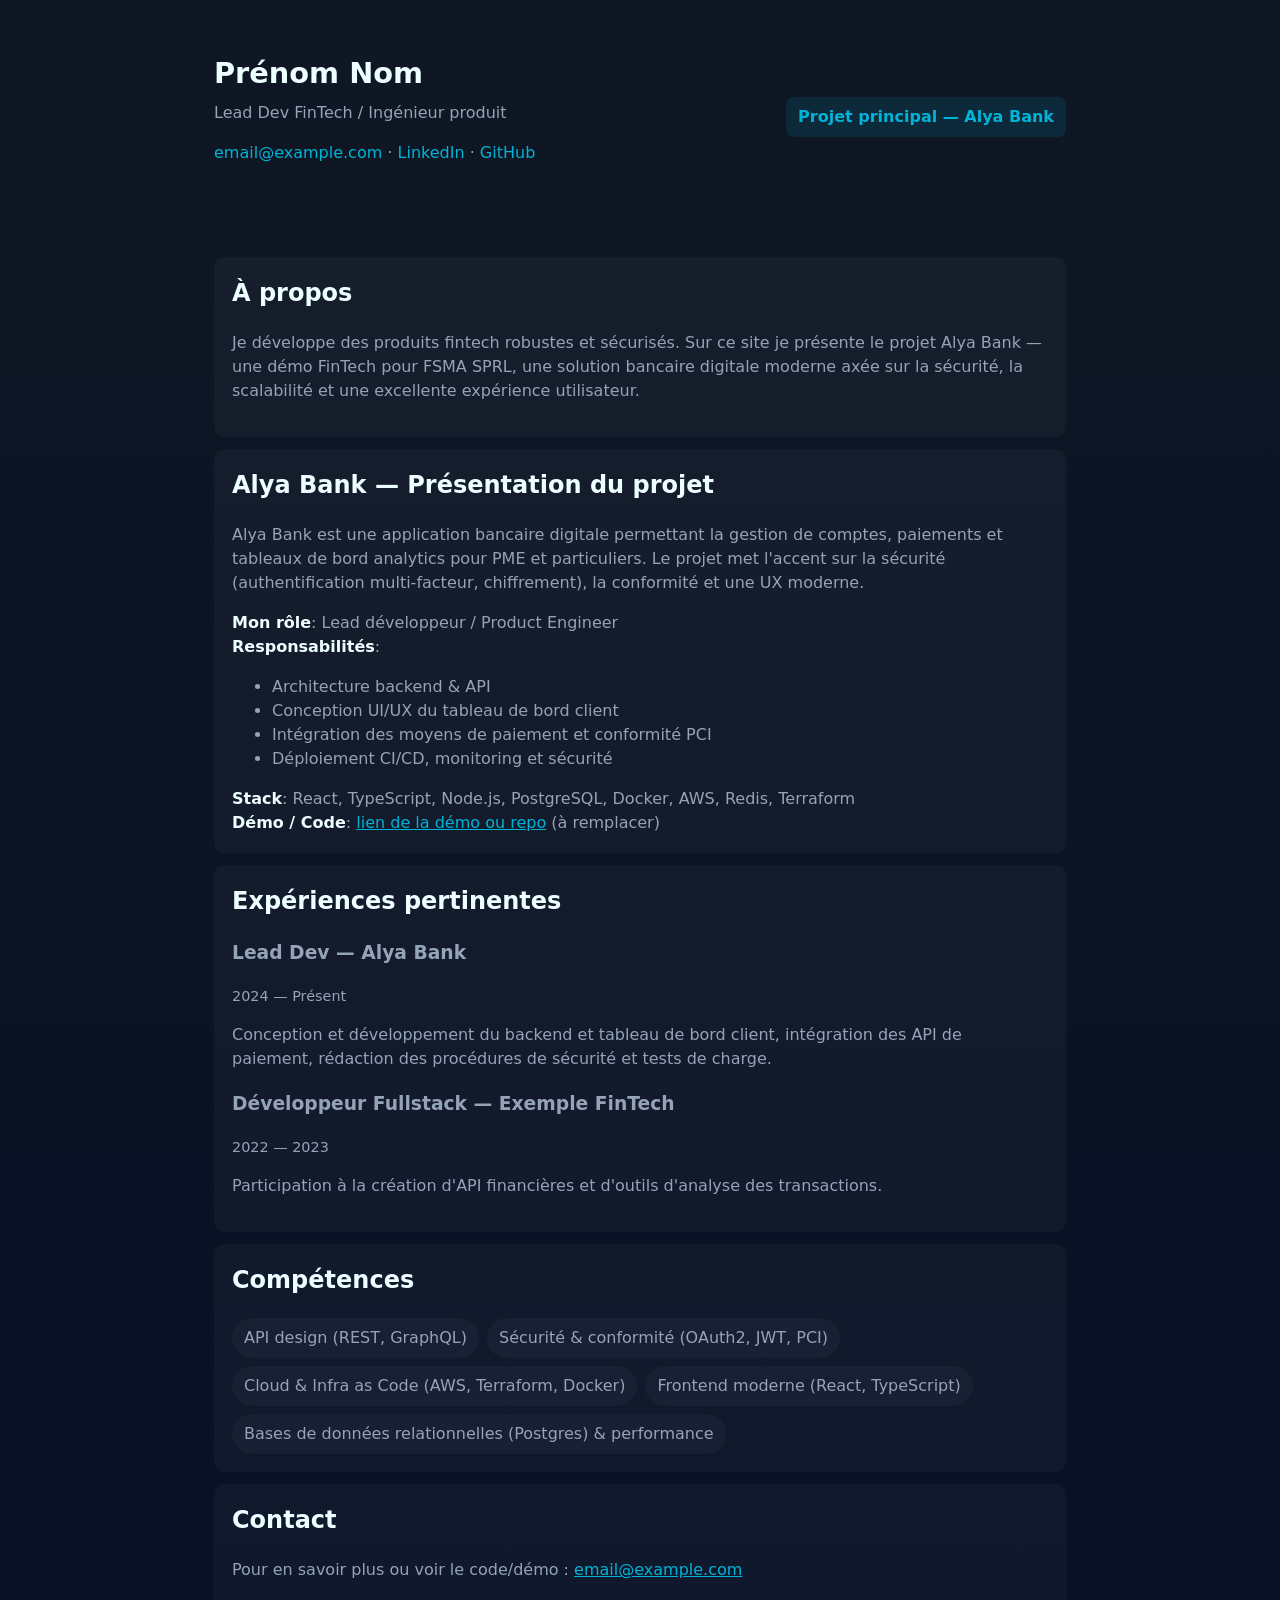
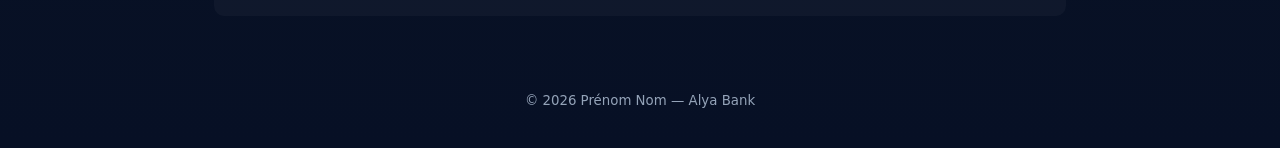
<file: index.html>
<!doctype html>
<html lang="fr">
<head>
  <meta charset="utf-8" />
  <meta name="viewport" content="width=device-width,initial-scale=1" />
  <title>Prénom Nom — Alya Bank (CV / Projet FinTech)</title>
  <link rel="stylesheet" href="style.css">
</head>
<body>
  <header class="hero">
    <div class="container">
      <div class="left">
        <h1 id="name">Prénom Nom</h1>
        <p class="role">Lead Dev FinTech / Ingénieur produit</p>
        <p class="contact">
          <a href="mailto:email@example.com">email@example.com</a> · <a href="https://linkedin.com" target="_blank" rel="noreferrer">LinkedIn</a> · <a href="https://github.com/cheddadmeryem" target="_blank" rel="noreferrer">GitHub</a>
        </p>
      </div>
      <div class="right">
        <div class="project-badge">Projet principal — Alya Bank</div>
      </div>
    </div>
  </header>

  <main class="container">
    <section id="about">
      <h2>À propos</h2>
      <p>Je développe des produits fintech robustes et sécurisés. Sur ce site je présente le projet Alya Bank — une démo FinTech pour FSMA SPRL, une solution bancaire digitale moderne axée sur la sécurité, la scalabilité et une excellente expérience utilisateur.</p>
    </section>

    <section id="project">
      <h2>Alya Bank — Présentation du projet</h2>
      <p>Alya Bank est une application bancaire digitale permettant la gestion de comptes, paiements et tableaux de bord analytics pour PME et particuliers. Le projet met l'accent sur la sécurité (authentification multi-facteur, chiffrement), la conformité et une UX moderne.</p>

      <div class="project-details">
        <div><strong>Mon rôle</strong>: Lead développeur / Product Engineer</div>
        <div><strong>Responsabilités</strong>:
          <ul>
            <li>Architecture backend & API</li>
            <li>Conception UI/UX du tableau de bord client</li>
            <li>Intégration des moyens de paiement et conformité PCI</li>
            <li>Déploiement CI/CD, monitoring et sécurité</li>
          </ul>
        </div>
        <div><strong>Stack</strong>: React, TypeScript, Node.js, PostgreSQL, Docker, AWS, Redis, Terraform</div>
        <div><strong>Démo / Code</strong>: <a href="#" id="demo-link">lien de la démo ou repo</a> (à remplacer)</div>
      </div>
    </section>

    <section id="experience">
      <h2>Expériences pertinentes</h2>
      <article>
        <h3>Lead Dev — Alya Bank</h3>
        <p class="meta">2024 — Présent</p>
        <p>Conception et développement du backend et tableau de bord client, intégration des API de paiement, rédaction des procédures de sécurité et tests de charge.</p>
      </article>
      <article>
        <h3>Développeur Fullstack — Exemple FinTech</h3>
        <p class="meta">2022 — 2023</p>
        <p>Participation à la création d'API financières et d'outils d'analyse des transactions.</p>
      </article>
    </section>

    <section id="skills">
      <h2>Compétences</h2>
      <ul class="skills-list">
        <li>API design (REST, GraphQL)</li>
        <li>Sécurité & conformité (OAuth2, JWT, PCI)</li>
        <li>Cloud & Infra as Code (AWS, Terraform, Docker)</li>
        <li>Frontend moderne (React, TypeScript)</li>
        <li>Bases de données relationnelles (Postgres) & performance</li>
      </ul>
    </section>

    <section id="contact">
      <h2>Contact</h2>
      <p>Pour en savoir plus ou voir le code/démo : <a href="mailto:email@example.com">email@example.com</a></p>
    </section>
  </main>

  <footer class="site-footer">
    <div class="container">
      <small>© <span id="year"></span> Prénom Nom — Alya Bank</small>
    </div>
  </footer>

  <script>
    document.getElementById('year').textContent = new Date().getFullYear();
    const demoLink = document.getElementById('demo-link');
    if (demoLink && demoLink.href === '#') demoLink.style.opacity = 0.7;
  </script>
</body>
</html>
</file>
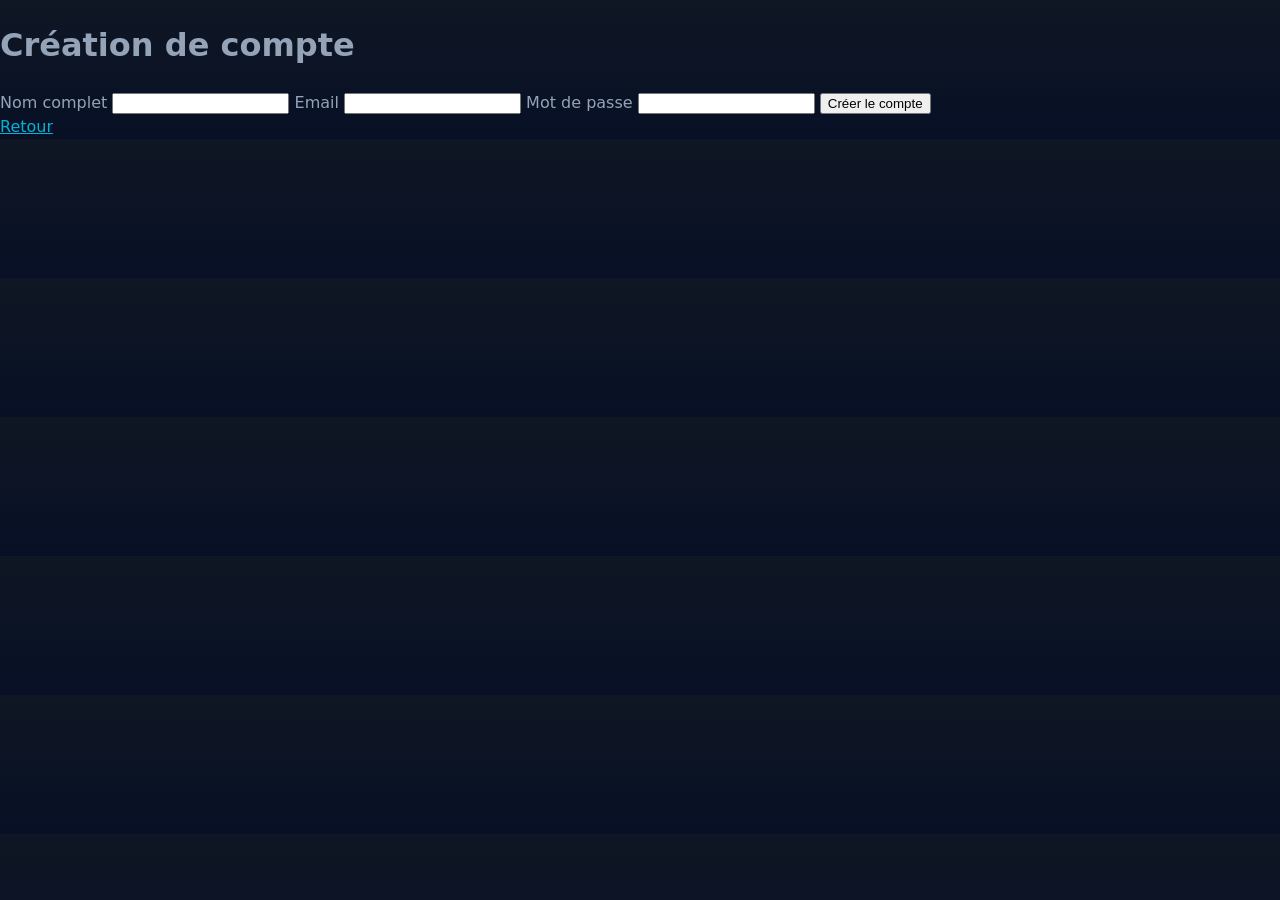
<file: create-account.html>
﻿<!DOCTYPE html>
<html lang="fr">
<head>
    <meta charset="UTF-8">
    <title>Créer un compte – Bank of Alya</title>
    <link rel="stylesheet" href="style.css">
</head>
<body>
    <h1>Création de compte</h1>
    <form class="card">
        <label>Nom complet</label>
        <input type="text">
        <label>Email</label>
        <input type="email">
        <label>Mot de passe</label>
        <input type="password">
        <button type="submit">Créer le compte</button>
    </form>
    <a href="index.html">Retour</a>
</body>
</html>
</file>
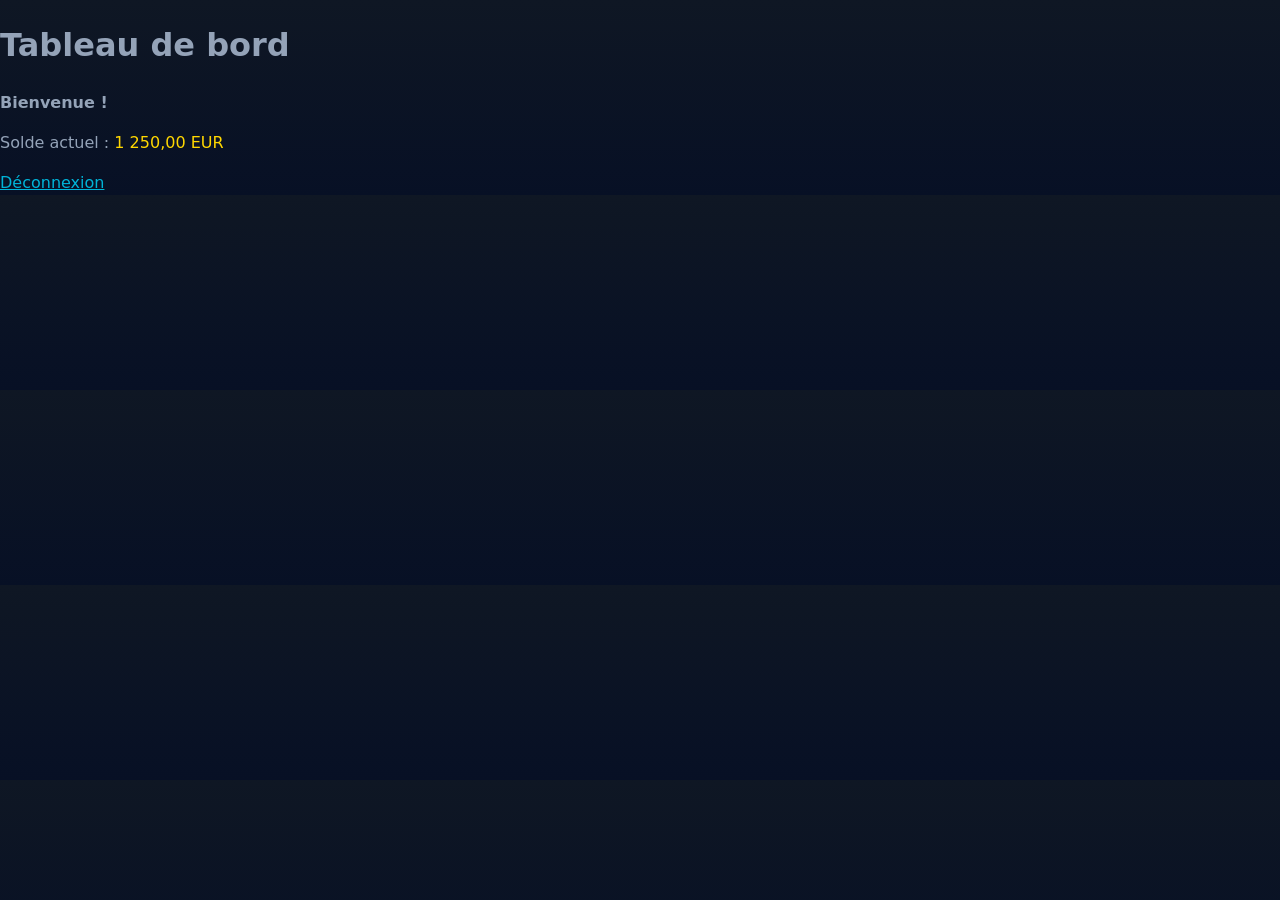
<file: dashboard.html>
﻿<!DOCTYPE html>
<html lang="fr">
<head>
    <meta charset="UTF-8">
    <title>Tableau de bord – Bank of Alya</title>
    <link rel="stylesheet" href="style.css">
</head>
<body>
    <h1>Tableau de bord</h1>
    <div class="card">
        <p><strong>Bienvenue !</strong></p>
        <p>Solde actuel : <span style="color: gold;">1 250,00 EUR</span></p>
    </div>
    <a href="index.html">Déconnexion</a>
</body>
</html>
</file>
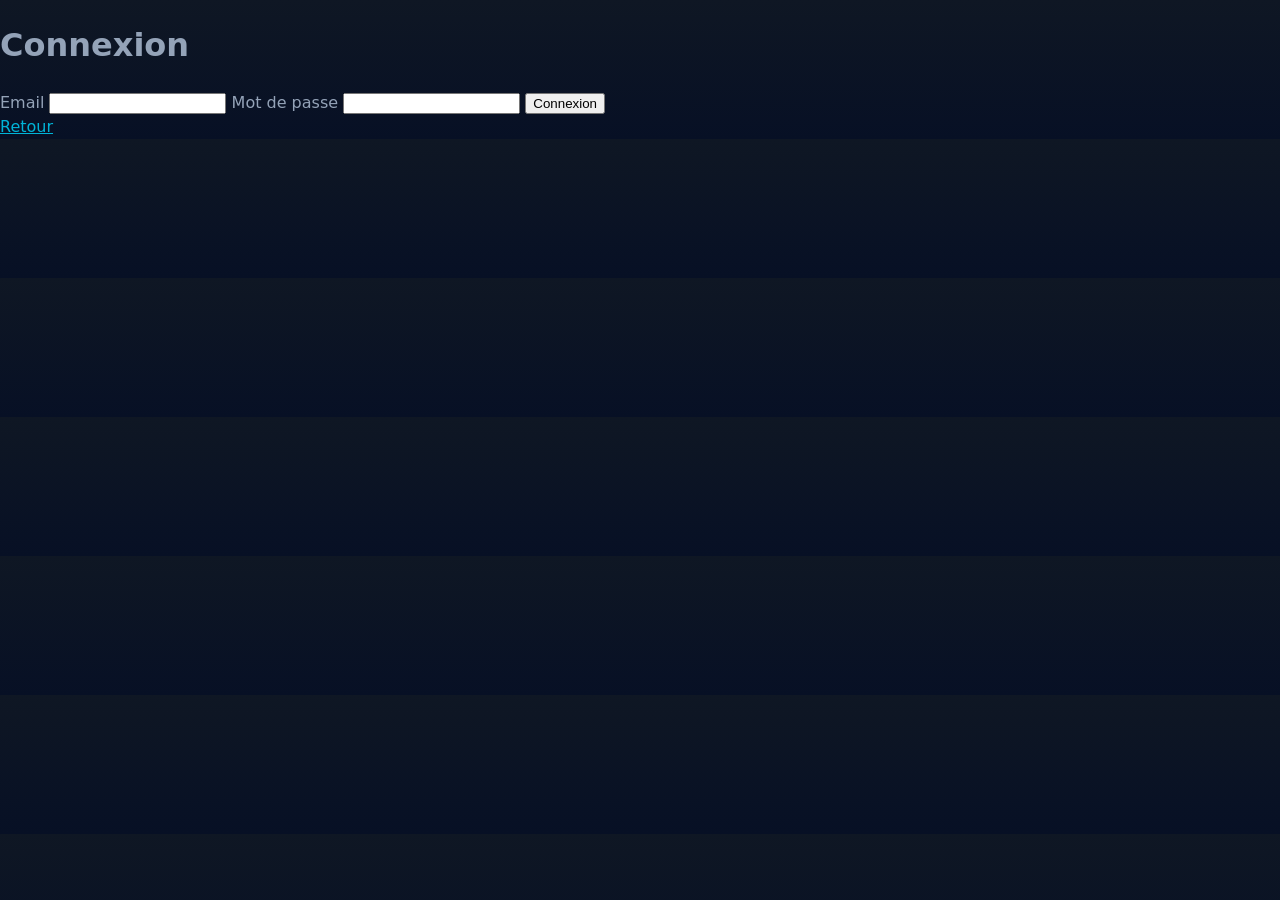
<file: login.html>
﻿<!DOCTYPE html>
<html lang="fr">
<head>
    <meta charset="UTF-8">
    <title>Connexion – Bank of Alya</title>
    <link rel="stylesheet" href="style.css">
</head>
<body>
    <h1>Connexion</h1>
    <form class="card">
        <label>Email</label>
        <input type="email">
        <label>Mot de passe</label>
        <input type="password">
        <button type="submit">Connexion</button>
    </form>
    <a href="index.html">Retour</a>
</body>
</html>
</file>
<file: style.css>
:root{
  --bg:#0f1724;
  --card:#0b1220;
  --accent:#00b4d8;
  --muted:#94a3b8;
  --white:#ecfeff;
}
*{box-sizing:border-box}
body{
  font-family:Inter,ui-sans-serif,system-ui,Segoe UI,Roboto,"Helvetica Neue",Arial;
  margin:0;background:linear-gradient(180deg,var(--bg),#071025);color:var(--muted);line-height:1.5;
}
.container{max-width:900px;margin:0 auto;padding:24px}
.hero{padding:28px 0}
.hero .container{display:flex;justify-content:space-between;align-items:center}
.left h1{color:var(--white);margin:0;font-size:1.8rem}
.role{color:var(--muted);margin:6px 0}
.contact a{color:var(--accent);text-decoration:none}
.project-badge{background:rgba(0,180,216,0.12);color:var(--accent);padding:8px 12px;border-radius:8px;font-weight:600}
main{margin-top:16px}
section{background:rgba(255,255,255,0.03);padding:18px;margin-bottom:12px;border-radius:10px}
h2{color:var(--white);margin-top:0}
.project-details strong{color:var(--white)}
.meta{font-size:0.9rem;color:var(--muted);margin-bottom:8px}
.skills-list{display:flex;flex-wrap:wrap;gap:8px;padding:0;list-style:none;margin:0}
.skills-list li{background:rgba(255,255,255,0.03);padding:8px 12px;border-radius:999px;color:var(--muted)}
.site-footer{padding:12px 0;text-align:center;color:var(--muted)}
a{color:var(--accent)}
@media(min-width:900px){
  .left{max-width:70%}
}
</file>
